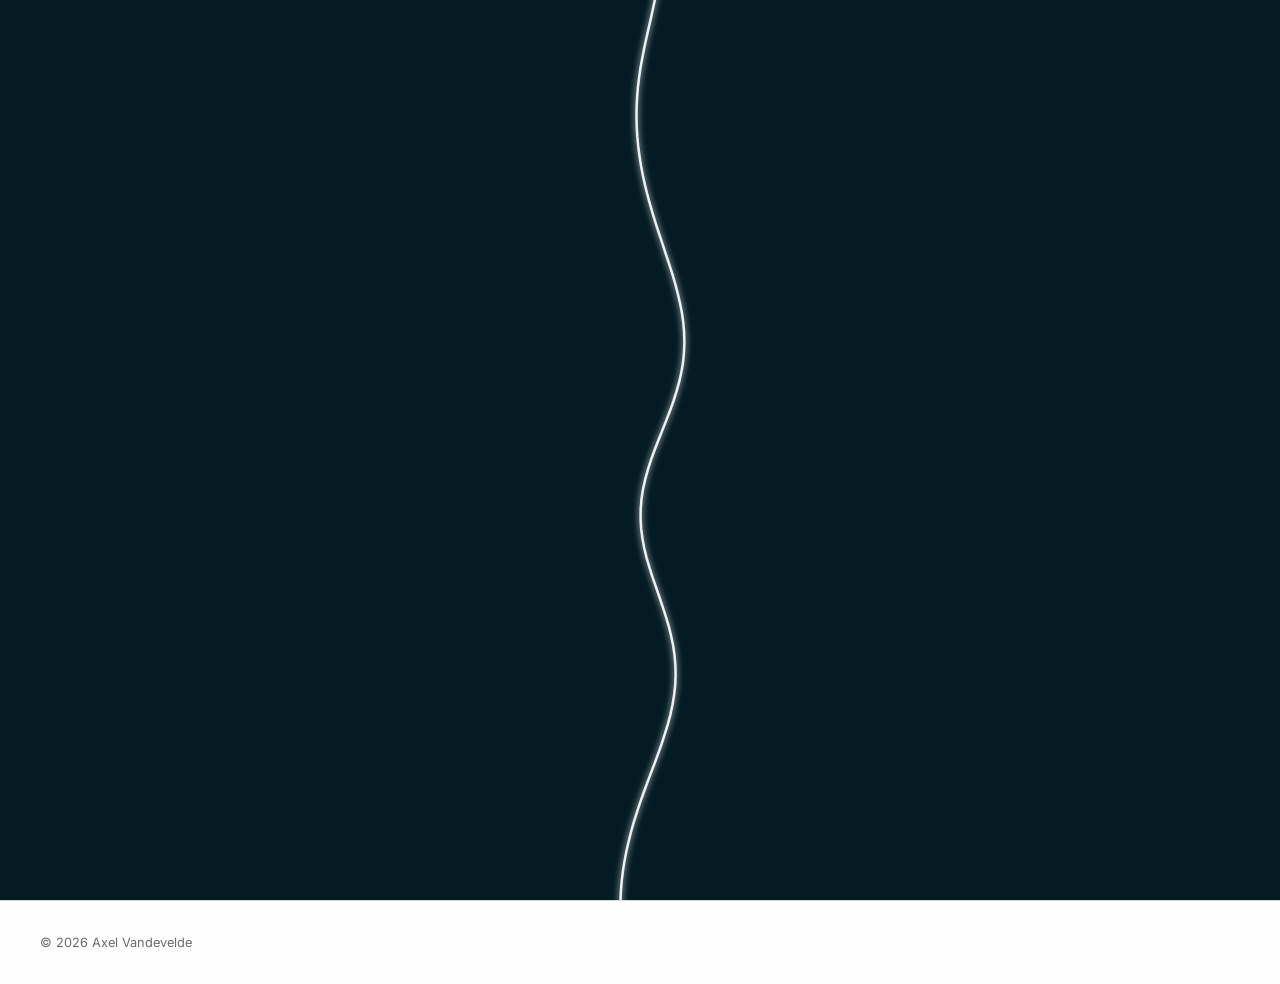
<file: index.html>
<!doctype html>
<html lang="nl">
  <head>
    <meta charset="UTF-8" />
    <meta name="viewport" content="width=device-width, initial-scale=1.0" />
    <!-- Temporarily disabled while site is under construction
    <script>
      (function () {
        try {
          var seg = location.pathname.split("/").pop();
          var isHome = seg === "" || seg === "index.html";
          var shown = sessionStorage.getItem("introShown") === "1";
          if (!isHome || shown) {
            document.documentElement.classList.add("skip-intro");
          }
          if (isHome) {
            sessionStorage.setItem("introShown", "1");
          }
        } catch (e) {}
      })();
    </script>
    -->
    <title>Axel Vandevelde — Zwemcoach voor Triatleten</title>
    <meta
      name="description"
      content="Ex-Belgisch international vrije slag, nu zwemcoach voor triatleten. Techniek, uithouding en open water. Gevestigd in Aalter."
    />
    <link rel="alternate" hreflang="nl" href="https://proswim.be/" />
    <link rel="alternate" hreflang="en" href="https://proswim.be/en/" />
    <link rel="alternate" hreflang="x-default" href="https://proswim.be/" />
    <link
      href="https://fonts.googleapis.com/css2?family=Inter:wght@300;400;500;600&family=Fraunces:opsz,wght@9..144,300;9..144,400;9..144,600&display=swap"
      rel="stylesheet"
    />
    <link href="https://fonts.googleapis.com/css2?family=Crete+Round:ital@0;1&display=swap" rel="stylesheet">    <link rel="stylesheet" href="styles.css" />
    <link rel="sitemap" type="application/xml" href="/sitemap.xml" />
    <script data-goatcounter="https://bd12-3033.goatcounter.com/count" async src="//gc.zgo.at/count.js"></script>
  </head>
  <body>

<div class="loader" id="loader">
  <svg class="loader__svg" id="loaderSvg" xmlns="http://www.w3.org/2000/svg" aria-hidden="true">
    <defs>
      <clipPath id="clipLeft">
        <path id="clipLeftPath" />
      </clipPath>
      <clipPath id="clipRight">
        <path id="clipRightPath" />
      </clipPath>
      <filter id="waveGlow" x="-20%" y="-20%" width="140%" height="140%">
        <feGaussianBlur in="SourceGraphic" stdDeviation="3" result="blur" />
        <feMerge>
          <feMergeNode in="blur" />
          <feMergeNode in="SourceGraphic" />
        </feMerge>
      </filter>
    </defs>

    <!-- Left blue panel -->
    <rect id="loaderLeft" clip-path="url(#clipLeft)"/>
    <!-- Right blue panel -->
    <rect id="loaderRight" x="0" y="0" width="100%" height="100%" clip-path="url(#clipRight)"
    />
    <!-- White wave line on top -->
    <path
      id="loaderWavePath"
      fill="none"
      stroke="rgba(255,255,255,0.9)"
      stroke-width="2.5"
      stroke-linecap="round"
      filter="url(#waveGlow)"
    />
  </svg>
</div>

    <div class="cursor" id="cursor"></div>

    <header class="nav">
      <div class="nav__menu">
        <a href="index.html" class="nav__logo" aria-label="Axel Vandevelde Home">
          <img src="logo.svg" alt="Axel Vandevelde Logo" />
        </a>
        <nav class="nav__links" id="navLinks">
          <a href="over-ons.html">Over Ons</a>
          <a href="aanbod.html">Aanbod</a>
          <a href="reviews.html">Reviews</a>
          <a href="contact.html">Contact</a>
        </nav>
      </div>
      <div class="nav__right">
        <a href="contact.html" class="nav__cta">Contacteer mij →</a>
        
        <!-- Mobile Menu Toggle Button -->
        <button class="nav__toggle" id="navToggle" aria-label="Toggle Navigation">
          <span></span>
          <span></span>
        </button>
      </div>
    </header>

    <section class="hero">
      <div class="hero__meta">
        <span>Zwemcoach · Ex-international vrije slag</span>
        <span>Aalter, België</span>
      </div>

      <div class="hero__body">
        <h1 class="hero__title">
          <span class="line"><span>Zwem</span></span>
          <span class="line"><span>slimmer,</span></span>
          <span class="line"><span><em>niet harder.</em></span></span>
        </h1>
        <div class="hero__accent">
          <img
            src="proswim-hero.jpg"
            alt="Open water zwemmers"
          />
        </div>
      </div>

      <div class="hero__foot">
        <p>
          Voormalig Belgisch international vrije slag. Vandaag help ik
          triatleten en open-waterzwemmers om het eerste deel van de race om
          te toveren van een overlevingsoefening, naar een echt wapen.
        </p>
        <!--<a href="#quote" class="scroll-hint">
          <span>Scroll</span>
          <svg viewBox="0 0 24 24" width="14" height="14">
            <path d="M12 4v16m0 0l-6-6m6 6l6-6" stroke="currentColor"
              stroke-width="1.5" fill="none" />
          </svg>
        </a>
      </div>-->

      <svg class="wave" viewBox="0 0 1440 80" preserveAspectRatio="none">
        <path
          d="M0,40 C240,80 480,0 720,40 C960,80 1200,0 1440,40 L1440,80 L0,80 Z"
          fill="currentColor" />
      </svg>
    </section>


          
        
          
        </div>
      </div>
    </section>

    <footer class="footer">
      <span>© 2026 Axel Vandevelde</span>
    </footer>

    <script src="script.js"></script>
  </body>
</html>
</file>
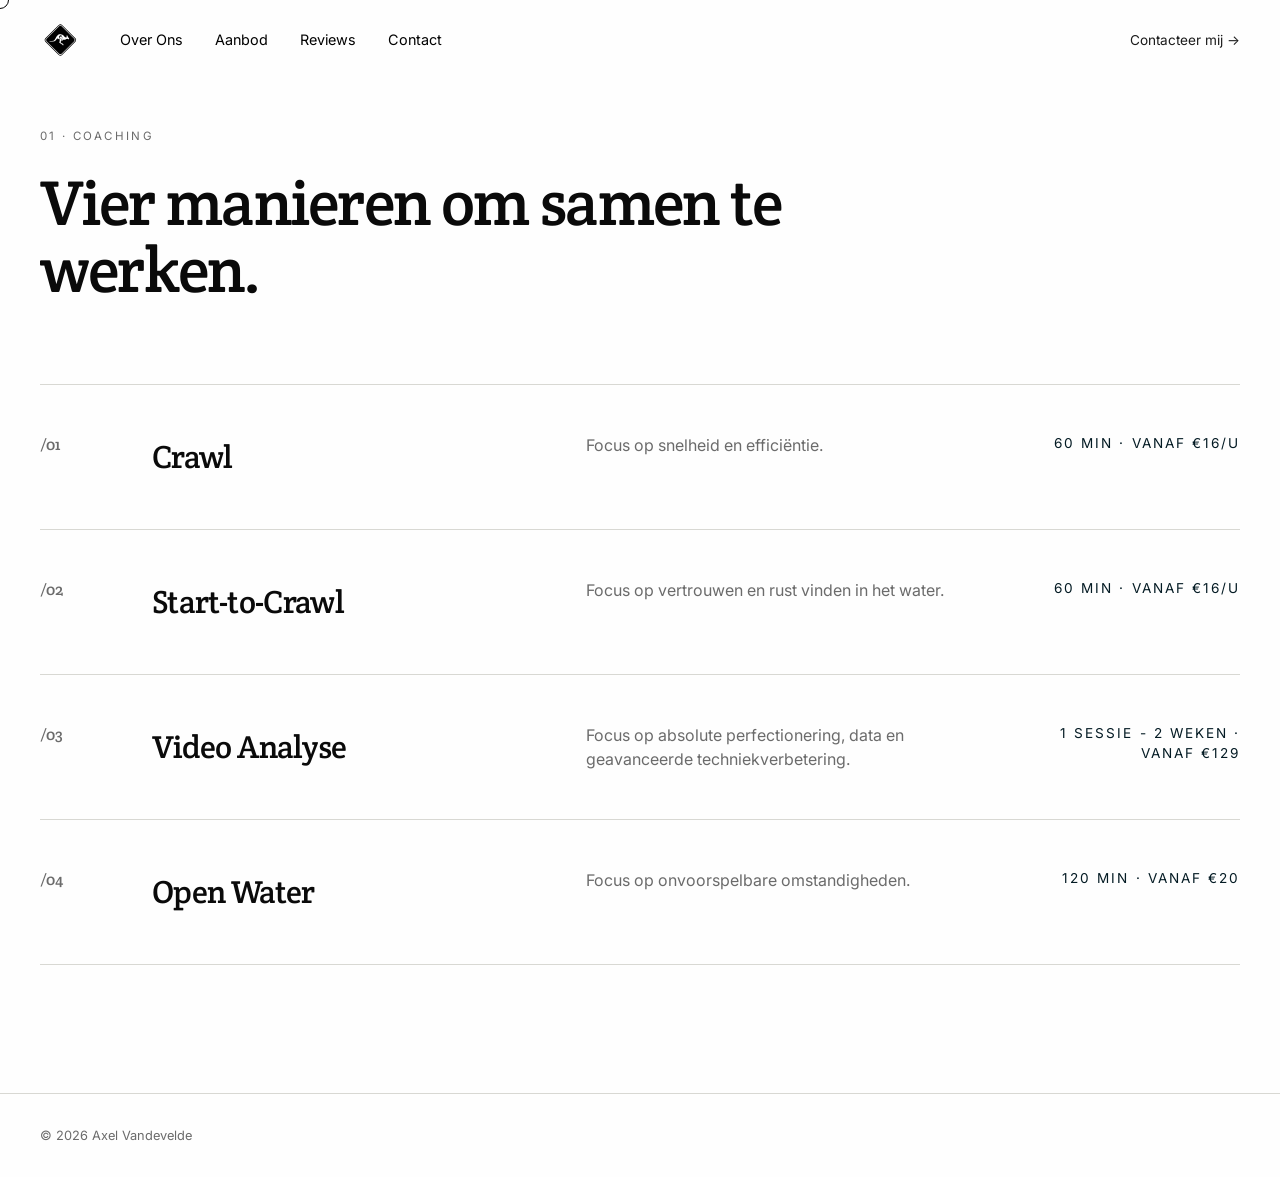
<file: aanbod.html>
<!doctype html>
<html lang="nl">
  <head>
    <meta charset="UTF-8" />
    <meta name="viewport" content="width=device-width, initial-scale=1.0" />
    <script>
      (function () {
        try {
          var seg = location.pathname.split("/").pop();
          var isHome = seg === "" || seg === "index.html";
          var shown = sessionStorage.getItem("introShown") === "1";
          if (!isHome || shown) {
            document.documentElement.classList.add("skip-intro");
          }
          if (isHome) {
            sessionStorage.setItem("introShown", "1");
          }
        } catch (e) {}
      })();
    </script>
    <title>Aanbod & Tarieven — Axel Vandevelde | Zwemcoach</title>
    <meta
      name="description"
      content="Vier manieren om te werken aan je zwemslag: Crawl, Start-to-Crawl, Video Analyse en Open Water coaching. Bekijk het aanbod en de tarieven."
    />
    <link rel="alternate" hreflang="nl" href="https://proswim.be/aanbod.html" />
    <link rel="alternate" hreflang="en" href="https://proswim.be/en/aanbod.html" />
    <link rel="alternate" hreflang="x-default" href="https://proswim.be/aanbod.html" />
    <link
      href="https://fonts.googleapis.com/css2?family=Inter:wght@300;400;500;600&family=Fraunces:opsz,wght@9..144,300;9..144,400;9..144,600&display=swap"
      rel="stylesheet"
    />
    <link href="https://fonts.googleapis.com/css2?family=Crete+Round:ital@0;1&display=swap" rel="stylesheet">    <link rel="stylesheet" href="styles.css" />
    <link rel="sitemap" type="application/xml" href="/sitemap.xml" />
    <script data-goatcounter="https://bd12-3033.goatcounter.com/count" async src="//gc.zgo.at/count.js"></script>
  </head>
  <body>

<div class="loader" id="loader">
  <svg class="loader__svg" id="loaderSvg" xmlns="http://www.w3.org/2000/svg" aria-hidden="true">
    <defs>
      <clipPath id="clipLeft">
        <path id="clipLeftPath" />
      </clipPath>
      <clipPath id="clipRight">
        <path id="clipRightPath" />
      </clipPath>
      <filter id="waveGlow" x="-20%" y="-20%" width="140%" height="140%">
        <feGaussianBlur in="SourceGraphic" stdDeviation="3" result="blur" />
        <feMerge>
          <feMergeNode in="blur" />
          <feMergeNode in="SourceGraphic" />
        </feMerge>
      </filter>
    </defs>

    <!-- Left blue panel -->
    <rect id="loaderLeft" clip-path="url(#clipLeft)"/>
    <!-- Right blue panel -->
    <rect id="loaderRight" x="0" y="0" width="100%" height="100%" clip-path="url(#clipRight)"
    />
    <!-- White wave line on top -->
    <path
      id="loaderWavePath"
      fill="none"
      stroke="rgba(255,255,255,0.9)"
      stroke-width="2.5"
      stroke-linecap="round"
      filter="url(#waveGlow)"
    />
  </svg>
</div>

    <div class="cursor" id="cursor"></div>

    <header class="nav">
      <div class="nav__menu">
        <a href="index.html" class="nav__logo" aria-label="Axel Vandevelde Home">
          <img src="logo.svg" alt="Axel Vandevelde Logo" />
        </a>
        <nav class="nav__links" id="navLinks">
          <a href="over-ons.html">Over Ons</a>
          <a href="aanbod.html">Aanbod</a>
          <a href="reviews.html">Reviews</a>
          <a href="contact.html">Contact</a>
        </nav>
      </div>
      <div class="nav__right">
        <a href="contact.html" class="nav__cta">Contacteer mij →</a>
        
        <!-- Mobile Menu Toggle Button -->
        <button class="nav__toggle" id="navToggle" aria-label="Toggle Navigation">
          <span></span>
          <span></span>
        </button>
      </div>
    </header>

    <section class="services" id="services">
      <div class="section-head reveal">
        <span class="eyebrow">01 · Coaching</span>
        <h2>Vier manieren om samen te werken.</h2>
      </div>

      <div class="services__list">
        <article class="service reveal">
          <span class="service__num">/01</span>
          <h3>Crawl</h3>
          <p>
            Focus op snelheid en efficiëntie.
          </p>
          <span class="service__meta">60 min · Vanaf €16/u</span>
        </article>

        <article class="service reveal">
          <span class="service__num">/02</span>
          <h3>Start-to-Crawl</h3>
          <p>
            Focus op vertrouwen en rust vinden in het water.
          </p>
          <span class="service__meta">60 min · Vanaf €16/u</span>
        </article>

        <article class="service reveal">
          <span class="service__num">/03</span>
          <h3>Video Analyse</h3>
          <p>
            Focus op absolute perfectionering, data en geavanceerde techniekverbetering.
          </p>
          <span class="service__meta">1 sessie - 2 weken · Vanaf €129</span>
        </article>

        <article class="service reveal">
          <span class="service__num">/04</span>
          <h3>Open Water</h3>
          <p>
            Focus op onvoorspelbare omstandigheden.
          </p>
          <span class="service__meta">120 min · Vanaf €20</span>
        </article>

      </div>
    </section>

    <footer class="footer">
      <span>© 2026 Axel Vandevelde</span>
    </footer>

    <script src="script.js"></script>
  </body>
</html>
</file>
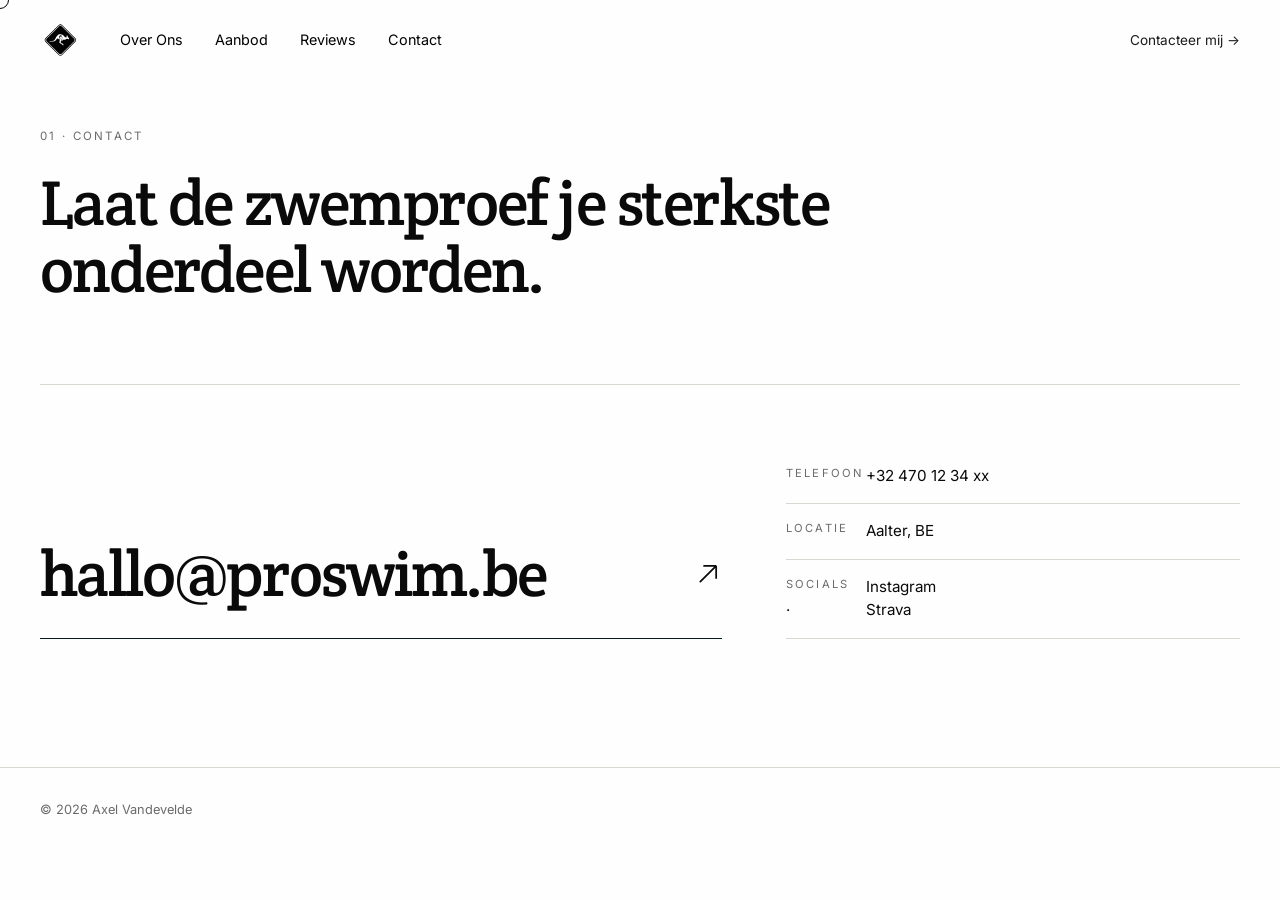
<file: contact.html>
<!doctype html>
<html lang="nl">
  <head>
    <meta charset="UTF-8" />
    <meta name="viewport" content="width=device-width, initial-scale=1.0" />
    <script>
      (function () {
        try {
          var seg = location.pathname.split("/").pop();
          var isHome = seg === "" || seg === "index.html";
          var shown = sessionStorage.getItem("introShown") === "1";
          if (!isHome || shown) {
            document.documentElement.classList.add("skip-intro");
          }
          if (isHome) {
            sessionStorage.setItem("introShown", "1");
          }
        } catch (e) {}
      })();
    </script>
    <title>Contact — Axel Vandevelde | Zwemcoach Aalter</title>
    <meta
      name="description"
      content="Neem contact op met zwemcoach Axel Vandevelde in Aalter, België, voor coaching op maat."
    />
    <link rel="alternate" hreflang="nl" href="https://proswim.be/contact.html" />
    <link rel="alternate" hreflang="en" href="https://proswim.be/en/contact.html" />
    <link rel="alternate" hreflang="x-default" href="https://proswim.be/contact.html" />
    <link
      href="https://fonts.googleapis.com/css2?family=Inter:wght@300;400;500;600&family=Fraunces:opsz,wght@9..144,300;9..144,400;9..144,600&display=swap"
      rel="stylesheet"
    />
    <link href="https://fonts.googleapis.com/css2?family=Crete+Round:ital@0;1&display=swap" rel="stylesheet">    <link rel="stylesheet" href="styles.css" />
    <link rel="sitemap" type="application/xml" href="/sitemap.xml" />
    <script data-goatcounter="https://bd12-3033.goatcounter.com/count" async src="//gc.zgo.at/count.js"></script>
  </head>
  <body>

<div class="loader" id="loader">
  <svg class="loader__svg" id="loaderSvg" xmlns="http://www.w3.org/2000/svg" aria-hidden="true">
    <defs>
      <clipPath id="clipLeft">
        <path id="clipLeftPath" />
      </clipPath>
      <clipPath id="clipRight">
        <path id="clipRightPath" />
      </clipPath>
      <filter id="waveGlow" x="-20%" y="-20%" width="140%" height="140%">
        <feGaussianBlur in="SourceGraphic" stdDeviation="3" result="blur" />
        <feMerge>
          <feMergeNode in="blur" />
          <feMergeNode in="SourceGraphic" />
        </feMerge>
      </filter>
    </defs>

    <!-- Left blue panel -->
    <rect id="loaderLeft" clip-path="url(#clipLeft)"/>
    <!-- Right blue panel -->
    <rect id="loaderRight" x="0" y="0" width="100%" height="100%" clip-path="url(#clipRight)"
    />
    <!-- White wave line on top -->
    <path
      id="loaderWavePath"
      fill="none"
      stroke="rgba(255,255,255,0.9)"
      stroke-width="2.5"
      stroke-linecap="round"
      filter="url(#waveGlow)"
    />
  </svg>
</div>

    <div class="cursor" id="cursor"></div>

    <header class="nav">
      <div class="nav__menu">
        <a href="index.html" class="nav__logo" aria-label="Axel Vandevelde Home">
          <img src="logo.svg" alt="Axel Vandevelde Logo" />
        </a>
        <nav class="nav__links" id="navLinks">
          <a href="over-ons.html">Over Ons</a>
          <a href="aanbod.html">Aanbod</a>
          <a href="reviews.html">Reviews</a>
          <a href="contact.html">Contact</a>
        </nav>
      </div>
      <div class="nav__right">
        <a href="contact.html" class="nav__cta">Contacteer mij →</a>
        
        <!-- Mobile Menu Toggle Button -->
        <button class="nav__toggle" id="navToggle" aria-label="Toggle Navigation">
          <span></span>
          <span></span>
        </button>
      </div>
    </header>

    <section class="contact" id="contact">
      <div class="section-head reveal">
        <span class="eyebrow">01 · Contact</span>
        <h2>Laat de zwemproef je sterkste onderdeel worden.</h2>
      </div>

      <div class="contact__grid">
        <a href="mailto:hallo@proswim.be" class="contact__big reveal">
          hallo@proswim.be
          <svg viewBox="0 0 24 24" width="28" height="28">
            <path d="M5 19L19 5M19 5H8M19 5v11" stroke="currentColor"
              stroke-width="1.5" fill="none" />
          </svg>
        </a>

        <div class="contact__info reveal">
          <p><span>Telefoon</span>+32 470 12 34 xx</p>
          <p><span>Locatie</span>Aalter, BE</p>
          <p>
            <span>Socials</span>
            <a href="https://www.instagram.com/proswim.be">Instagram</a> · <a href="https://strava.app.link/yNakvzGQs3b">Strava</a>
          </p>
        </div>
      </div>
    </section>

    <footer class="footer">
      <span>© 2026 Axel Vandevelde</span>
    </footer>

    <script src="script.js"></script>
  </body>
</html>
</file>
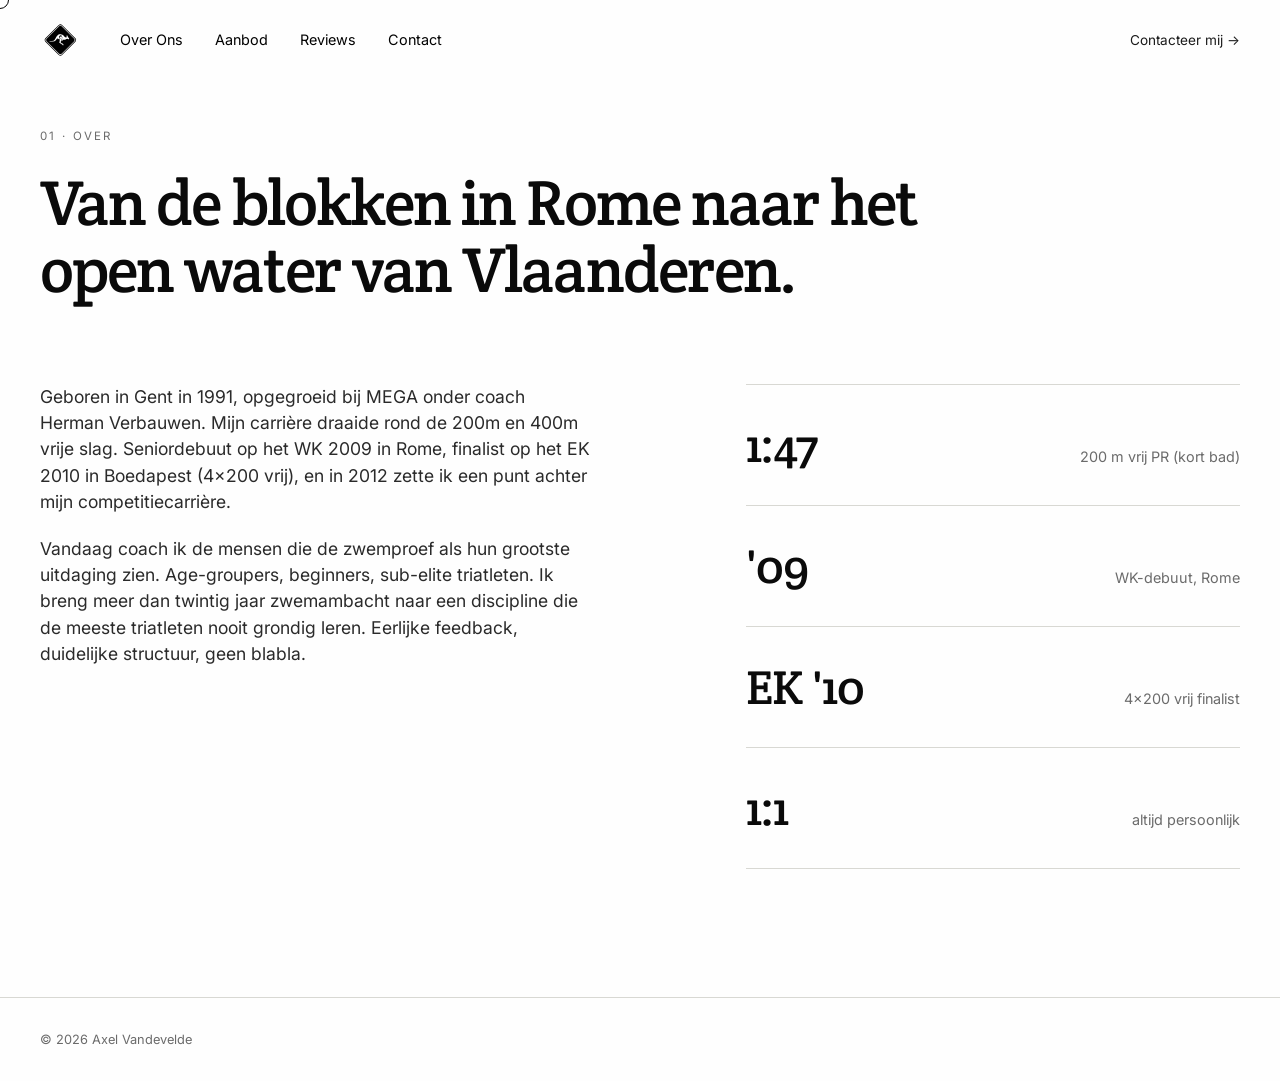
<file: over-ons.html>
<!doctype html>
<html lang="nl">
  <head>
    <meta charset="UTF-8" />
    <meta name="viewport" content="width=device-width, initial-scale=1.0" />
    <script>
      (function () {
        try {
          var seg = location.pathname.split("/").pop();
          var isHome = seg === "" || seg === "index.html";
          var shown = sessionStorage.getItem("introShown") === "1";
          if (!isHome || shown) {
            document.documentElement.classList.add("skip-intro");
          }
          if (isHome) {
            sessionStorage.setItem("introShown", "1");
          }
        } catch (e) {}
      })();
    </script>
    <title>Over Ons — Axel Vandevelde | Zwemcoach</title>
    <meta
      name="description"
      content="Voormalig Belgisch international vrije slag, WK-debuut in Rome ('09) en EK-finalist in Boedapest ('10). Vandaag coach ik triatleten en open-waterzwemmers in Aalter."
    />
    <link rel="alternate" hreflang="nl" href="https://proswim.be/over-ons.html" />
    <link rel="alternate" hreflang="en" href="https://proswim.be/en/over-ons.html" />
    <link rel="alternate" hreflang="x-default" href="https://proswim.be/over-ons.html" />
    <link
      href="https://fonts.googleapis.com/css2?family=Inter:wght@300;400;500;600&family=Fraunces:opsz,wght@9..144,300;9..144,400;9..144,600&display=swap"
      rel="stylesheet"
    />
    <link href="https://fonts.googleapis.com/css2?family=Crete+Round:ital@0;1&display=swap" rel="stylesheet">    <link rel="stylesheet" href="styles.css" />
    <link rel="sitemap" type="application/xml" href="/sitemap.xml" />
    <script data-goatcounter="https://bd12-3033.goatcounter.com/count" async src="//gc.zgo.at/count.js"></script>
  </head>
  <body>

<div class="loader" id="loader">
  <svg class="loader__svg" id="loaderSvg" xmlns="http://www.w3.org/2000/svg" aria-hidden="true">
    <defs>
      <clipPath id="clipLeft">
        <path id="clipLeftPath" />
      </clipPath>
      <clipPath id="clipRight">
        <path id="clipRightPath" />
      </clipPath>
      <filter id="waveGlow" x="-20%" y="-20%" width="140%" height="140%">
        <feGaussianBlur in="SourceGraphic" stdDeviation="3" result="blur" />
        <feMerge>
          <feMergeNode in="blur" />
          <feMergeNode in="SourceGraphic" />
        </feMerge>
      </filter>
    </defs>

    <!-- Left blue panel -->
    <rect id="loaderLeft" clip-path="url(#clipLeft)"/>
    <!-- Right blue panel -->
    <rect id="loaderRight" x="0" y="0" width="100%" height="100%" clip-path="url(#clipRight)"
    />
    <!-- White wave line on top -->
    <path
      id="loaderWavePath"
      fill="none"
      stroke="rgba(255,255,255,0.9)"
      stroke-width="2.5"
      stroke-linecap="round"
      filter="url(#waveGlow)"
    />
  </svg>
</div>

    <div class="cursor" id="cursor"></div>

    <header class="nav">
      <div class="nav__menu">
        <a href="index.html" class="nav__logo" aria-label="Axel Vandevelde Home">
          <img src="logo.svg" alt="Axel Vandevelde Logo" />
        </a>
        <nav class="nav__links" id="navLinks">
          <a href="over-ons.html">Over Ons</a>
          <a href="aanbod.html">Aanbod</a>
          <a href="reviews.html">Reviews</a>
          <a href="contact.html">Contact</a>
        </nav>
      </div>
      <div class="nav__right">
        <a href="contact.html" class="nav__cta">Contacteer mij →</a>
        
        <!-- Mobile Menu Toggle Button -->
        <button class="nav__toggle" id="navToggle" aria-label="Toggle Navigation">
          <span></span>
          <span></span>
        </button>
      </div>
    </header>

    <section class="about" id="about">
      <div class="section-head reveal">
        <span class="eyebrow">01 · Over</span>
        <h2>Van de blokken in Rome naar het open water van Vlaanderen.</h2>
      </div>
      <div class="about__grid">
        <div class="about__text reveal">
          <p>
            Geboren in Gent in 1991, opgegroeid bij MEGA onder coach Herman
            Verbauwen. Mijn carrière draaide rond de 200m en 400m vrije
            slag. Seniordebuut op het WK 2009 in Rome, finalist op het EK
            2010 in Boedapest (4×200 vrij), en in 2012 zette ik een punt
            achter mijn competitiecarrière.
          </p>
          <p>
            Vandaag coach ik de mensen die de zwemproef als hun grootste uitdaging zien.
            Age-groupers, beginners, sub-elite triatleten. Ik breng meer
            dan twintig jaar zwemambacht naar een discipline die de meeste
            triatleten nooit grondig leren. Eerlijke feedback, duidelijke
            structuur, geen blabla.
          </p>
        </div>
        <ul class="about__stats">
          <li class="reveal"><strong>1:47</strong><span>200 m vrij PR (kort bad)</span></li>
          <li class="reveal"><strong>'09</strong><span>WK-debuut, Rome</span></li>
          <li class="reveal"><strong>EK '10</strong><span>4×200 vrij finalist</span></li>
          <li class="reveal"><strong>1:1</strong><span>altijd persoonlijk</span></li>
        </ul>
      </div>
    </section>

    <!--<section class="marquee" id="results">
      <div class="marquee__track">
        <span>WK Rome '09 — Seniordebuut</span><span>·</span>
        <span>EK Boedapest '10 — 4×200 vrij finalist</span><span>·</span>
        <span>EYOF Belgrado '07 — 🥉 4×100 vrij</span><span>·</span>
        <span>Jeugd-EK Praag '09 — 200 vrij finalist</span><span>·</span>
        <span>BK-titels jeugd & senioren</span><span>·</span>
        <span>200 vrij PR · 1:47.74 (kort bad)</span><span>·</span>
        <span>400 vrij PR · 3:48.53 (kort bad)</span><span>·</span>
        <span>100 vrij PR · 49.70 (kort bad)</span><span>·</span>
      </div>
    </section>-->

    <footer class="footer">
      <span>© 2026 Axel Vandevelde</span>
    </footer>

    <script src="script.js"></script>
  </body>
</html>
</file>
<file: styles.css>
/* RESET */
*, *::before, *::after { box-sizing: border-box; margin: 0; padding: 0; }
html { scroll-behavior: smooth; }
html, body { overflow-x: clip; }
body {
  font-family: "Inter", system-ui, sans-serif;
  background: var(--bg);
  color: #0a0a0a;
  font-weight: 400;
  line-height: 1.5;
  -webkit-font-smoothing: antialiased;
}
a { color: inherit; text-decoration: none; }
img { max-width: 100%; display: block; }

:root {
  --bg: #fefefe;
  --fg: #041b24;
  --muted: #6b6b6b;
  --line: #d8d8d3;
  --serif: "Crete Round", "Fraunces", Georgia, serif;
}

/* ------------- LOADER ------------- */
.loader {
  position: fixed;
  inset: 0;
  z-index: 100;
  overflow: hidden;
}

.loader__svg {
  position: absolute;
  inset: 0;
  width: 100%;
  height: 100%;
  display: block;
}

#loaderLeft,
#loaderRight {
  transition: transform 1.1s cubic-bezier(0.77, 0, 0.18, 1);
  fill:var(--fg);
  x:0;
  y:0;
  width:100%;
  height:100%;
}

/* Panels fly apart */
.loader.is-splitting #loaderLeft {
  transform: translateX(-100%);
}
.loader.is-splitting #loaderRight {
  transform: translateX(100%);
}

/* Line fades out as panels part */
.loader.is-splitting #loaderWavePath {
  opacity: 0;
  transition: opacity 0.28s ease;
}

.loader.is-gone {
  display: none;
}

/* Set synchronously (before first paint) by the inline script in <head>
   on pages/visits that should skip the animated intro entirely. */
html.skip-intro .loader {
  display: none;
}
/* ------------- CURSOR ------------- */
.cursor {
  position: fixed; top: 0; left: 0; width: 18px; height: 18px;
  border: 1px solid var(--fg); border-radius: 50%;
  pointer-events: none; z-index: 90;
  transform: translate(-50%, -50%);
  transition: transform .2s ease, width .25s, height .25s, background .25s;
  mix-blend-mode: difference;
  border-color: #fff;
}
.cursor.is-hover { width: 46px; height: 46px; background: #fff; }
@media (max-width: 768px) { .cursor { display: none; } }

/* ------------- NAV ------------- */
.nav {
  position: fixed; top: 0; left: 0; right: 0; z-index: 50;
  display: flex; align-items: center; justify-content: space-between;
  padding: 1.5rem 2.5rem;
  color: var(--fg);
}
.nav__menu { display: flex; align-items: center; gap: 2.5rem; }

/* Logo: Z-index ensures it stays visible over the mobile menu */
.nav__logo { 
  display: flex; align-items: center; height: 2rem; 
  position: relative; z-index: 60; 
}
.nav__logo img { height: 100%; width: auto; display: block; }

.nav__links { display: flex; gap: 2rem; font-size: .9rem; }
.nav__links a { position: relative; }
.nav__links a::after {
  content: ""; position: absolute; left: 0; bottom: -4px;
  width: 100%; height: 1px; background: currentColor;
  transform: scaleX(0); transform-origin: right;
  transition: transform .4s ease;
}
.nav__links a:hover::after { transform: scaleX(1); transform-origin: left; }

/* Right side elements (CTA & Mobile Button) */
.nav__right { 
  display: flex; align-items: center; gap: 2rem; 
  position: relative; z-index: 60; 
}
.nav__cta { font-size: .85rem; opacity: .9; }

/* Desktop Only: Auto-Invert Blend Mode & White Logo */
@media (hover: hover) and (min-width: 769px) {
  .nav { mix-blend-mode: difference; color: #fff; }
  .nav__logo img { filter: brightness(0) invert(1); }
}

/* Hamburger Toggle Layout */
.nav__toggle {
  display: none; background: none; border: none; cursor: pointer;
  width: 28px; height: 16px; position: relative; padding: 0;
}
.nav__toggle span {
  position: absolute; left: 0; width: 100%; height: 2px;
  background-color: var(--fg);
  transition: transform 0.3s ease, top 0.3s ease, bottom 0.3s ease;
}
.nav__toggle span:nth-child(1) { top: 0; }
.nav__toggle span:nth-child(2) { bottom: 0; }

/* Mobile View Overrides */
@media (max-width: 768px) {
  .nav { padding: 1rem 1.25rem; }
  .nav__right { gap: 1rem; }
  .nav__cta { display: none; }
  .nav__toggle { display: block; }

  /* Fullscreen Mobile Menu Overlay */
  .nav__links {
    position: fixed; inset: 0; background: var(--bg);
    flex-direction: column; justify-content: center; align-items: center;
    gap: 2.5rem; font-size: 1.5rem;
    opacity: 0; visibility: hidden; pointer-events: none;
    transition: opacity 0.4s ease, visibility 0.4s ease;
    z-index: 55; /* Sits below the z-index: 60 logo/toggle */
  }

  .nav__links.is-open { opacity: 1; visibility: visible; pointer-events: auto; }

  /* Hamburger to "X" Animation */
  .nav__toggle.is-active span:nth-child(1) { top: 7px; transform: rotate(45deg); }
  .nav__toggle.is-active span:nth-child(2) { bottom: 7px; transform: rotate(-45deg); }
}

/* ------------- HERO ------------- */
/* Mobile / Base Styles (Screens smaller than 769px) */
.hero {
  height: 100svh;
  margin-top: 0;
  padding: 2.5rem 2.5rem 2rem;
  display: flex; 
  flex-direction: column; 
  justify-content: space-between;
  position: relative;
  overflow: hidden;
}

/* Desktop Styles (769px and wider) */
@media (min-width: 769px) {
  .hero {
    height: 96svh;
    margin-top: 4svh;
  }
}
.hero__meta {
  display: flex; justify-content: space-between;
  text-transform: uppercase; letter-spacing: .15em;
  font-size: .72rem; color: var(--muted);
}
.hero__title {
  font-family: var(--serif);
  /* Scales dynamically with viewport height (vh) so it never overflows vertically */
  font-size: clamp(3rem, 8.5vh, 7.5rem); 
  font-weight: 300; 
  line-height: .95;
  letter-spacing: -0.04em;
  margin: 1rem 0;
}
.hero__title em { font-style: italic; font-weight: 400; opacity: .55; }
.hero__title .line { display: block; overflow: hidden; }
.hero__title .line > span {
  display: inline-block;
  transform: translateY(110%);
}

.hero__title.is-ready .line:nth-child(1) > span {
  animation: rise 1s cubic-bezier(0.6, 0.05, 0.05, 1) 0.1s forwards;
}
.hero__title.is-ready .line:nth-child(2) > span {
  animation: rise 1s cubic-bezier(0.6, 0.05, 0.05, 1) 0.2s forwards;
}
.hero__title.is-ready .line:nth-child(3) > span {
  animation: rise 1s cubic-bezier(0.6, 0.05, 0.05, 1) 0.3s forwards;
}
@keyframes rise {
  to {
    transform: translateY(0);
  }
}
.hero__foot {
  display: flex;
  justify-content: space-between;
  align-items: flex-end;
  gap: 2rem;
  opacity: 0;
  transition: opacity 1s ease;
  margin-bottom: 4svh;
}
.hero__foot.is-ready {
  opacity: 1;
}

.hero__foot p { max-width: 38ch; color: var(--muted); }
.scroll-hint {
  display: flex; align-items: center; gap: .5rem;
  font-size: .8rem; text-transform: uppercase; letter-spacing: .15em;
}
.scroll-hint svg { animation: bob 2s ease-in-out infinite; }
@keyframes bob { 50% { transform: translateY(6px); } }
@keyframes fadeIn { to { opacity: 1; } }

.hero__body {
  display: flex;
  align-items: flex-end;
  justify-content: space-between;
  gap: 3rem;
  flex: 1;
  margin: 2rem 0;
}

.hero__accent {
  flex-shrink: 0;
  width: clamp(320px, 35vw, 700px);
  aspect-ratio: 4 / 3;
  overflow: hidden;
  border-radius: 2px;
  opacity: 0;
  transform: translateY(20px);
  transition: opacity 1.2s ease 0.6s, transform 1.2s ease 0.6s;
  margin-top: -50px;
}
.hero__accent.is-ready {
  opacity: 1;
  transform: translateY(0);
}
.hero__accent img {
  width: 100%;
  height: 100%;
  object-fit: cover;
  filter: grayscale(0.15) contrast(1.05);
}

@media (max-width: 768px) {
  .hero__body {
    flex-direction: column;
    align-items: flex-start;
  }
  .hero__accent {
    width: 60vw;
    max-width: 240px;
    margin-top: 1rem;
  }
}
.wave {
  position: absolute; 
  bottom: 0; 
  left: 0;
  /* 1. Stretch the wave to be twice as wide as the screen */
  width: 200%; 
  height: 80px;
  color: var(--fg);
  opacity: .04;
  
  /* 2. Apply a linear, infinite animation */
  animation: rollingWave 11s linear infinite;

  will-change: transform;
  transform: translateZ(0);
}

/* 3. Define the sliding motion */
@keyframes rollingWave {
  0%   { transform: translate3d(0, 0, 0); }
  100% { transform: translate3d(-50%, 0, 0); }
}

@media (max-width: 768px) {
  .hero { padding: 7rem 1.25rem 3rem; }
  .hero__foot { flex-direction: column; align-items: flex-start; }
}

/* ------------- SECTION SHARED ------------- */
section { padding: 8rem 2.5rem; }
@media (max-width: 768px) { section { padding: 5rem 1.25rem; } }

.section-head { max-width: 900px; margin-bottom: 5rem; }
.eyebrow {
  text-transform: uppercase; letter-spacing: .2em; font-size: .72rem;
  color: var(--muted); display: block; margin-bottom: 1.5rem;
}
.section-head h2 {
  font-family: var(--serif); font-weight: 300;
  font-size: clamp(2rem, 5vw, 4rem); line-height: 1.05;
  letter-spacing: -0.03em;
}

/* Scroll reveals */
.reveal { opacity: 0; transform: translateY(40px); transition: opacity 1s ease, transform 1s ease; }
.reveal.in { opacity: 1; transform: none; }

/* ------------- ABOUT ------------- */
.about__grid {
  display: grid; grid-template-columns: 1.3fr 1fr; gap: 4rem;
  align-items: start;
}
.about__text p + p { margin-top: 1.25rem; }
.about__text p { font-size: 1.1rem; color: #2a2a2a; max-width: 50ch; }

.about__stats { list-style: none; border-top: 1px solid var(--line); }
.about__stats li {
  display: flex; justify-content: space-between; align-items: baseline;
  padding: 1.5rem 0; border-bottom: 1px solid var(--line);
}
.about__stats strong {
  font-family: var(--serif); font-weight: 300;
  font-size: clamp(2rem, 4vw, 3rem); letter-spacing: -0.02em;
}
.about__stats span { color: var(--muted); font-size: .9rem; }
@media (max-width: 768px) { .about__grid { grid-template-columns: 1fr; gap: 3rem; } }

/* ------------- SERVICES ------------- */
.services__list { display: grid; gap: 0; border-top: 1px solid var(--line); }
.service {
  display: grid; grid-template-columns: 80px 1fr 1fr 220px;
  gap: 2rem; align-items: start;
  padding: 3rem 0; border-bottom: 1px solid var(--line);
  transition: padding .4s ease, background .4s ease;
}
.service:hover { padding-left: 1.5rem; background: rgba(0,0,0,0.02); }
.service__num { font-family: var(--serif); color: var(--muted); }
.service h3 {
  font-family: var(--serif); font-weight: 400;
  font-size: clamp(1.5rem, 2.5vw, 2.2rem); letter-spacing: -0.02em;
}
.service p { color: var(--muted); max-width: 42ch; }
.service__meta {
  text-align: right; font-size: .85rem;
  text-transform: uppercase; letter-spacing: .15em; color: var(--fg);
}
@media (max-width: 768px) {
  .service { grid-template-columns: 1fr; gap: 1rem; }
  .service__meta { text-align: left; }
}

/* ------------- MARQUEE ------------- */
.marquee {
  background: var(--fg); color: var(--bg);
  padding: 3rem 0; overflow: hidden;
}
.marquee__track {
  display: flex; gap: 3rem; white-space: nowrap;
  font-family: var(--serif); font-size: clamp(1.8rem, 4vw, 3.5rem);
  font-weight: 300; letter-spacing: -0.02em;
  animation: scroll 28s linear infinite;
  will-change: transform;
}
.marquee__track span:nth-child(odd) { opacity: .9; }
.marquee__track span:nth-child(even) { opacity: .3; }
@keyframes scroll {
  to { transform: translate3d(-50%, 0, 0); }
}

/* ------------- QUOTE & REVIEWS CAROUSEL ------------- */
.quote {
  overflow: hidden;
}

.quote__carousel-wrapper {
  position: relative;
  width: 100%;
  display: flex;
  justify-content: center;
  overflow-x: auto;
  overflow-y: hidden;
  -webkit-overflow-scrolling: touch;
  padding: 2.5rem 0;
  
  /* Only kicks in if the row is wider than the viewport and has to
     scroll (e.g. small screens); has no visible effect once everything
     fits, since nothing sits in that outer band to fade. */
  -webkit-mask-image: linear-gradient(90deg, transparent 0, #000 80px, #000 calc(100% - 80px), transparent 100%);
  mask-image: linear-gradient(90deg, transparent 0, #000 80px, #000 calc(100% - 80px), transparent 100%);
}

.quote__track {
  display: flex;
  width: max-content;
}

.quote__track-group {
  display: flex;
  gap: 2rem;
}

/* Review Cards */
.quote__item {
  display: flex;
  align-items: center; /* Centers profile and review vertically */
  padding: 1.25rem; /* Larger outer padding */
  cursor: pointer;
  transition: all 0.5s cubic-bezier(0.25, 1, 0.5, 1);
  outline: none;
}

/* Always Visible Wrapper (Avatar + Name) */
.quote__profile {
  display: flex;
  flex-direction: column;
  align-items: center;
  gap: 0.8rem;
  flex-shrink: 0;
}

/* Larger Profile Pictures */
.quote__avatar {
  width: 200px; /* Increased size */
  height: 200px;
  overflow: hidden;
  transition: border-color 0.4s ease, transform 0.4s ease;
}

.quote__avatar img {
  width: 100%;
  height: 100%;
  object-fit: cover;
}

/* Name and Role text */
.quote__profile cite {
  font-style: normal;
  font-size: 0.75rem;
  text-transform: uppercase;
  letter-spacing: 0.05em;
  color: var(--fg);
  text-align: center;
  line-height: 1.4;
  width: 120px; /* Keeps text wrapping neatly under the picture */
  white-space: normal;
}

.quote__profile cite span {
  display: block;
  opacity: 0.55;
  margin-top: 0.15rem;
}

/* Expandable Review Text Container */
.quote__body {
  max-width: 0;
  opacity: 0;
  overflow: hidden;
  white-space: nowrap;
  
  /* Animate the padding so the space between picture and text opens smoothly */
  transition: max-width 0.6s cubic-bezier(0.25, 1, 0.5, 1), 
              opacity 0.4s ease 0.15s, 
              padding-left 0.6s cubic-bezier(0.25, 1, 0.5, 1),
              padding-right 0.6s cubic-bezier(0.25, 1, 0.5, 1);
  padding-left: 0;
  padding-right: 0;
}

.quote__body p {
  font-family: var(--serif);
  font-size: 1.2rem; /* Larger text size */
  color: var(--fg);
  white-space: normal;
  width: 380px; /* Locks text layout width to ensure smooth expansion */
  line-height: 1.4;
}

/* Expanded Active State */
.quote__item:hover,
.quote__item:focus,
.quote__item.is-active {
  background: #ffffff;

}

.quote__item:hover .quote__avatar,
.quote__item:focus .quote__avatar,
.quote__item.is-active .quote__avatar {
  border-color: var(--fg);
  transform: scale(1.02);
}

.quote__item:hover .quote__body,
.quote__item:focus .quote__body,
.quote__item.is-active .quote__body {
  max-width: 440px; /* Opens wider to fit the larger text */
  opacity: 1;
  padding-left: 2rem; /* Creates the gap between profile and text */
  padding-right: 1rem;
}

/* ------------- CONTACT ------------- */
.contact__grid {
  display: grid; grid-template-columns: 1.5fr 1fr; gap: 4rem;
  align-items: end; border-top: 1px solid var(--line); padding-top: 4rem;
}
.contact__big {
  display: flex; align-items: center; justify-content: space-between;
  font-family: var(--serif); font-weight: 300;
  font-size: clamp(1.8rem, 5vw, 4rem); letter-spacing: -0.03em;
  padding-bottom: 1rem; border-bottom: 1px solid var(--fg);
  transition: padding .4s ease;
}
.contact__big:hover { padding-left: 1rem; padding-bottom: 1.5rem;}
.contact__info p {
  display: grid; grid-template-columns: 80px 1fr;
  padding: 1rem 0; border-bottom: 1px solid var(--line);
  font-size: .95rem;
}
.contact__info span {
  text-transform: uppercase; font-size: .7rem;
  letter-spacing: .2em; color: var(--muted);
}
@media (max-width: 768px) {
  .contact__grid { grid-template-columns: 1fr; gap: 3rem; }
}

/* ------------- FOOTER ------------- */
.footer {
  display: flex; justify-content: space-between;
  padding: 2rem 2.5rem; font-size: .8rem; color: var(--muted);
  border-top: 1px solid var(--line);
}
@media (max-width: 768px) { .footer { padding: 1.5rem 1.25rem; } }

/* LANGUAGE TOGGLE */
.nav__right {
  display: flex;
  align-items: center;
  gap: 2rem;
}
.lang {
  display: flex;
  align-items: center;
  gap: 0.5rem;
  font-size: 0.8rem;
  letter-spacing: 0.1em;
}
.lang a {
  opacity: 0.45;
  transition: opacity 0.3s ease;
}
.lang a.is-active,
.lang a:hover {
  opacity: 1;
}
.lang span {
  opacity: 0.3;
}
@media (max-width: 768px) {
  .nav__right { gap: 1rem; }
  .nav__cta { display: none; }
}
</file>
